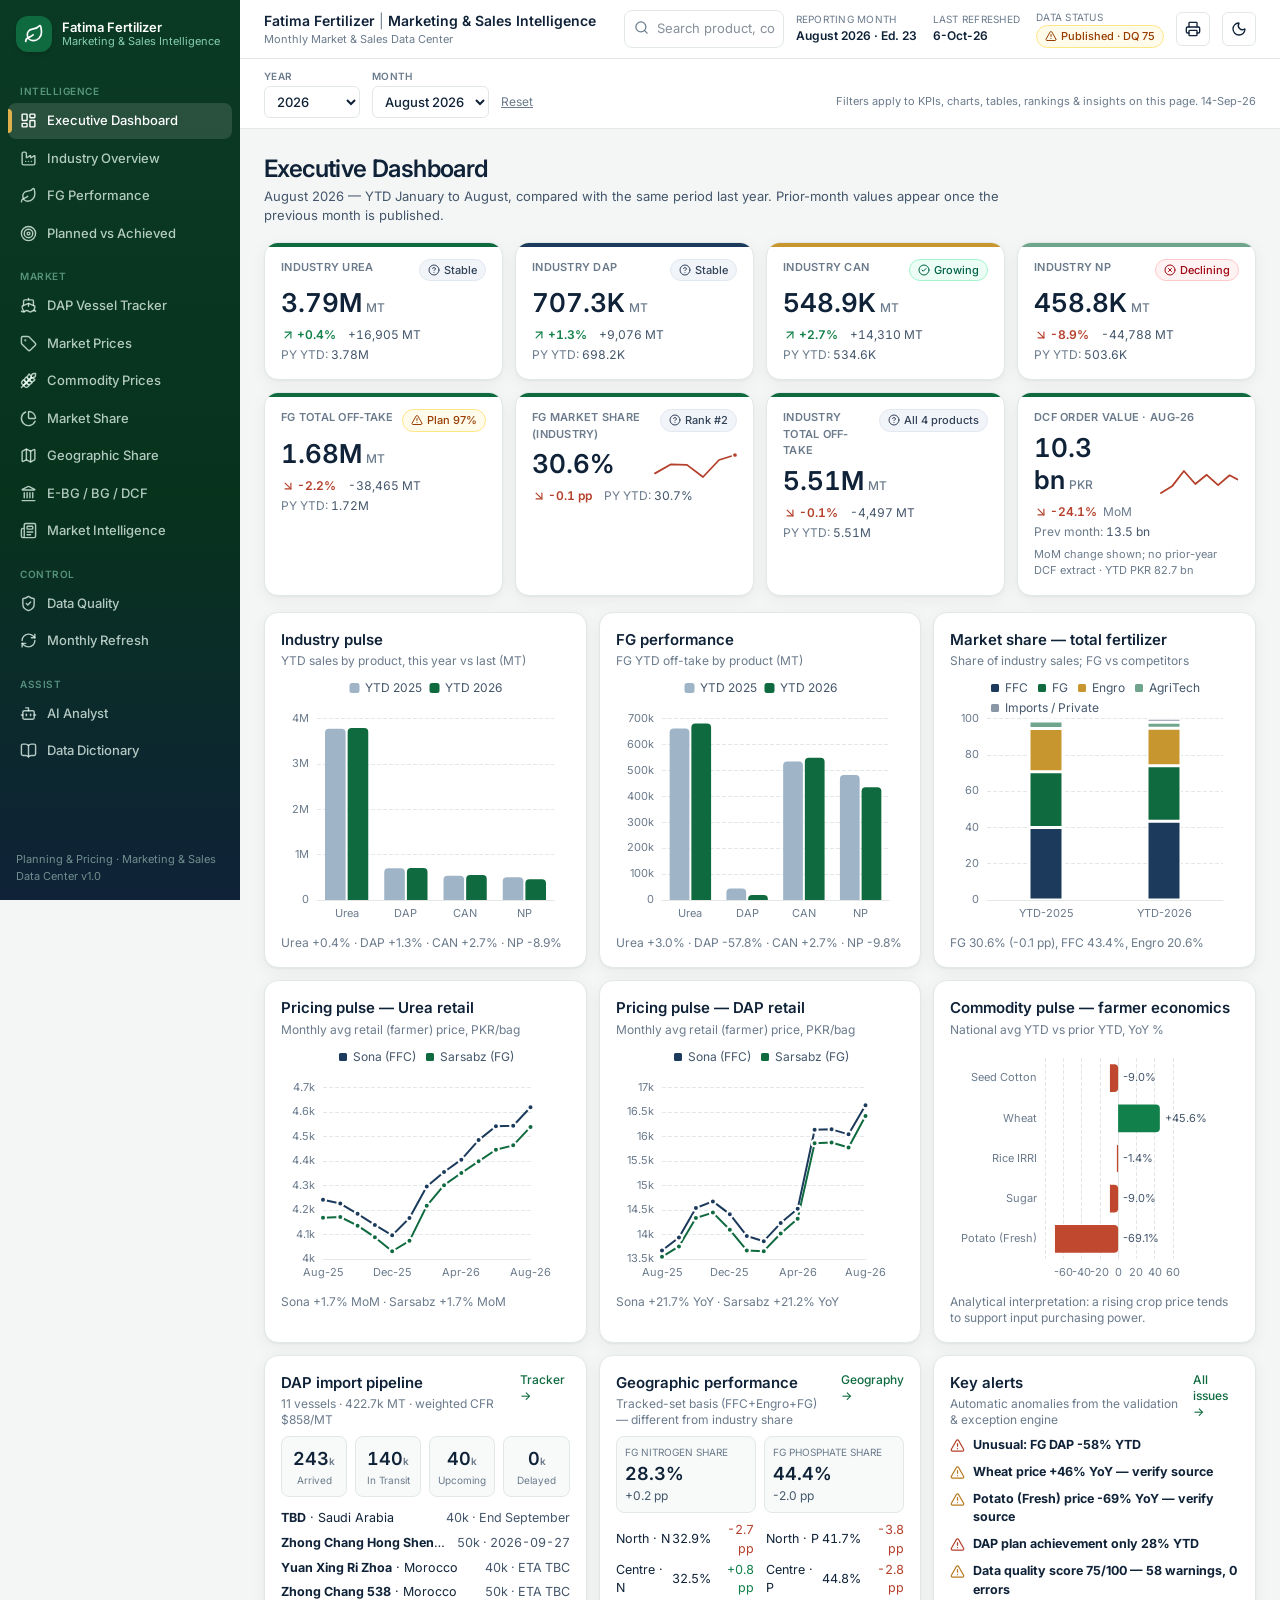
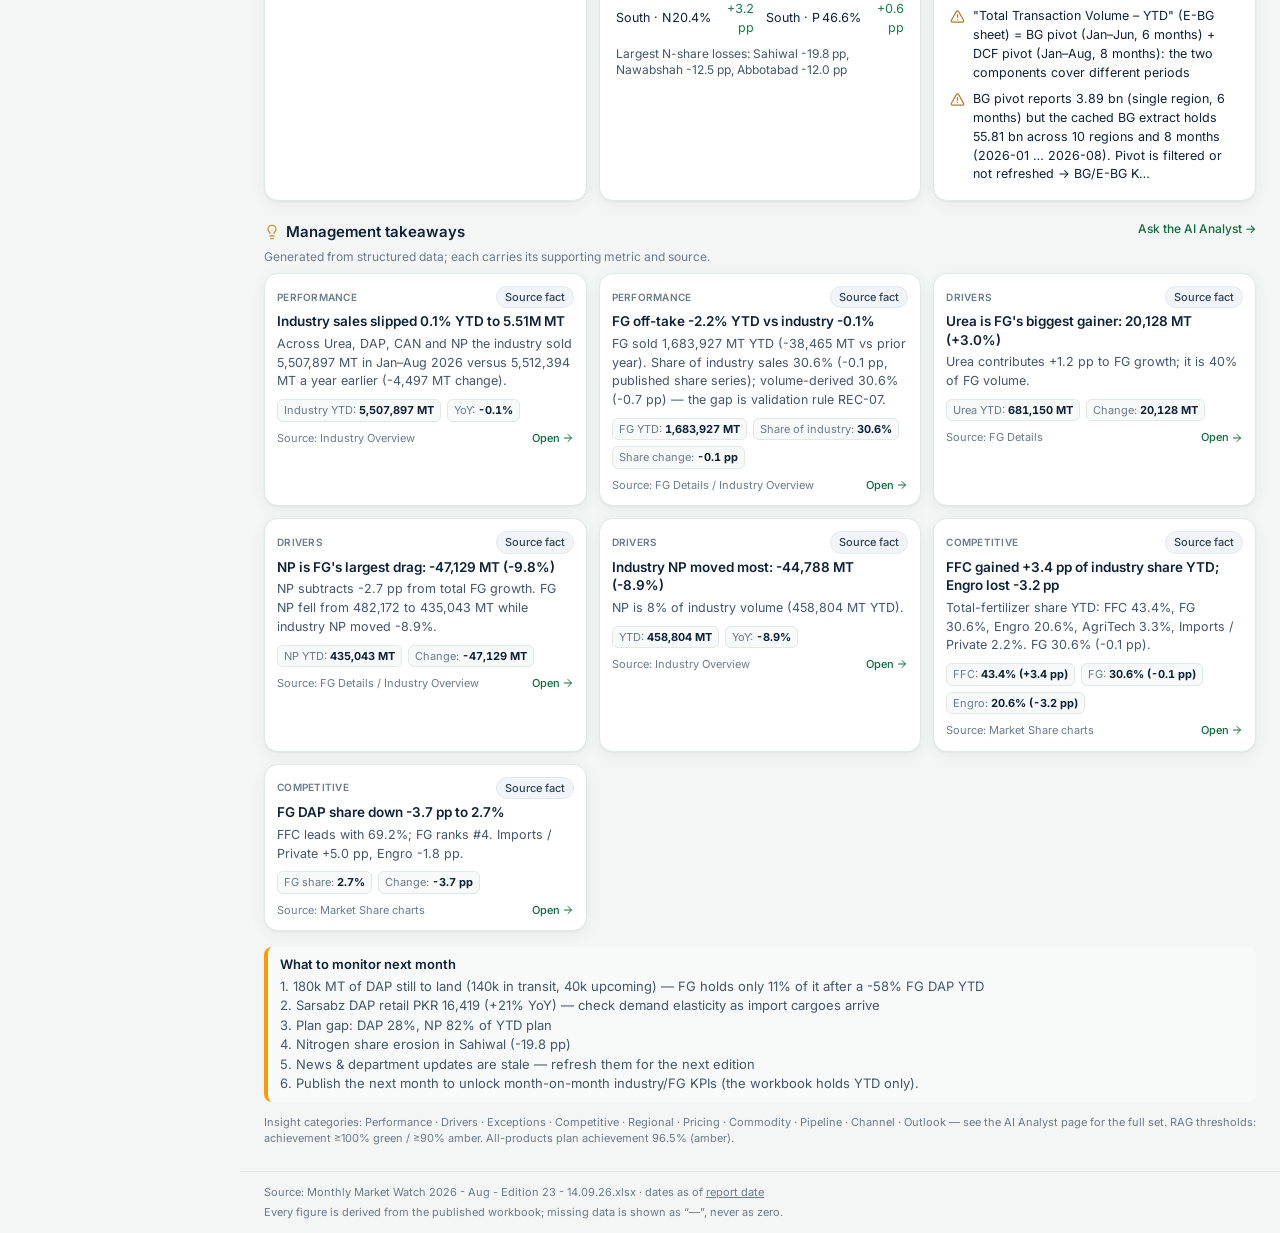
<file: index.html>
<!doctype html>
<html lang="en">
  <head>
    <meta charset="UTF-8" />
    <meta name="viewport" content="width=device-width, initial-scale=1.0" />
    <meta name="description" content="Fatima Fertilizer — Monthly Market & Sales Data Center" />
    <link rel="icon" href="data:image/svg+xml,%3Csvg xmlns='http://www.w3.org/2000/svg' viewBox='0 0 32 32'%3E%3Crect width='32' height='32' rx='8' fill='%230f6b3f'/%3E%3Cpath d='M9 22V12l7-4 7 4v10l-7 3z' fill='none' stroke='%23fff' stroke-width='2'/%3E%3C/svg%3E" />
    <link rel="preconnect" href="https://fonts.googleapis.com" />
    <link href="https://fonts.googleapis.com/css2?family=Inter:wght@400;500;600;700&display=swap" rel="stylesheet" />
    <title>Fatima Fertilizer · Sales Data Center</title>
    <script type="module" crossorigin src="./assets/index-D7bbW_tX.js"></script>
    <link rel="modulepreload" crossorigin href="./assets/rolldown-runtime-hePW80VL.js">
    <link rel="modulepreload" crossorigin href="./assets/ui-CqJdiKrG.js">
    <link rel="modulepreload" crossorigin href="./assets/store-Xb9Q3cmb.js">
    <link rel="modulepreload" crossorigin href="./assets/calc-BtEnSjkp.js">
    <link rel="stylesheet" crossorigin href="./assets/index-vsUqAUHu.css">
  </head>
  <body>
    <div id="root"></div>
  </body>
</html>
</file>
<file: assets/index-vsUqAUHu.css>
/*! tailwindcss v4.3.3 | MIT License | https://tailwindcss.com */
@layer properties{@supports (((-webkit-hyphens:none)) and (not (margin-trim:inline))) or ((-moz-orient:inline) and (not (color:rgb(from red r g b)))){*,:before,:after,::backdrop{--tw-space-y-reverse:0;--tw-border-style:solid;--tw-leading:initial;--tw-font-weight:initial;--tw-tracking:initial;--tw-shadow:0 0 #0000;--tw-shadow-color:initial;--tw-shadow-alpha:100%;--tw-inset-shadow:0 0 #0000;--tw-inset-shadow-color:initial;--tw-inset-shadow-alpha:100%;--tw-ring-color:initial;--tw-ring-shadow:0 0 #0000;--tw-inset-ring-color:initial;--tw-inset-ring-shadow:0 0 #0000;--tw-ring-inset:initial;--tw-ring-offset-width:0px;--tw-ring-offset-color:#fff;--tw-ring-offset-shadow:0 0 #0000;--tw-blur:initial;--tw-brightness:initial;--tw-contrast:initial;--tw-grayscale:initial;--tw-hue-rotate:initial;--tw-invert:initial;--tw-opacity:initial;--tw-saturate:initial;--tw-sepia:initial;--tw-drop-shadow:initial;--tw-drop-shadow-color:initial;--tw-drop-shadow-alpha:100%;--tw-drop-shadow-size:initial}}}@layer theme{:root,:host{--font-sans:"Inter", ui-sans-serif, system-ui, "Segoe UI", sans-serif;--font-mono:ui-monospace, SFMono-Regular, Menlo, Monaco, Consolas, "Liberation Mono", "Courier New", monospace;--color-red-50:oklch(97.1% .013 17.38);--color-red-200:oklch(88.5% .062 18.334);--color-red-300:oklch(80.8% .114 19.571);--color-red-500:oklch(63.7% .237 25.331);--color-red-800:oklch(44.4% .177 26.899);--color-red-900:oklch(39.6% .141 25.723);--color-red-950:oklch(25.8% .092 26.042);--color-amber-50:oklch(98.7% .022 95.277);--color-amber-200:oklch(92.4% .12 95.746);--color-amber-300:oklch(87.9% .169 91.605);--color-amber-500:oklch(76.9% .188 70.08);--color-amber-800:oklch(47.3% .137 46.201);--color-amber-900:oklch(41.4% .112 45.904);--color-amber-950:oklch(27.9% .077 45.635);--color-emerald-50:oklch(97.9% .021 166.113);--color-emerald-100:oklch(95% .052 163.051);--color-emerald-200:oklch(90.5% .093 164.15);--color-emerald-300:oklch(84.5% .143 164.978);--color-emerald-500:oklch(69.6% .17 162.48);--color-emerald-800:oklch(43.2% .095 166.913);--color-emerald-900:oklch(37.8% .077 168.94);--color-emerald-950:oklch(26.2% .051 172.552);--color-sky-50:oklch(97.7% .013 236.62);--color-sky-200:oklch(90.1% .058 230.902);--color-sky-300:oklch(82.8% .111 230.318);--color-sky-500:oklch(68.5% .169 237.323);--color-sky-800:oklch(44.3% .11 240.79);--color-sky-900:oklch(39.1% .09 240.876);--color-sky-950:oklch(29.3% .066 243.157);--color-slate-100:oklch(96.8% .007 247.896);--color-slate-200:oklch(92.9% .013 255.508);--color-slate-300:oklch(86.9% .022 252.894);--color-slate-400:oklch(70.4% .04 256.788);--color-slate-700:oklch(37.2% .044 257.287);--color-slate-800:oklch(27.9% .041 260.031);--color-black:#000;--color-white:#fff;--spacing:.25rem;--container-sm:24rem;--container-3xl:48rem;--text-xs:.75rem;--text-xs--line-height:calc(1 / .75);--text-sm:.875rem;--text-sm--line-height:calc(1.25 / .875);--text-lg:1.125rem;--text-lg--line-height:calc(1.75 / 1.125);--text-xl:1.25rem;--text-xl--line-height:calc(1.75 / 1.25);--text-2xl:1.5rem;--text-2xl--line-height:calc(2 / 1.5);--font-weight-normal:400;--font-weight-medium:500;--font-weight-semibold:600;--tracking-tight:-.025em;--tracking-normal:0em;--tracking-wide:.025em;--tracking-wider:.05em;--leading-tight:1.25;--leading-snug:1.375;--radius-sm:.25rem;--radius-md:.375rem;--radius-lg:.5rem;--radius-xl:.75rem;--radius-2xl:1rem;--animate-spin:spin 1s linear infinite;--default-transition-duration:.15s;--default-transition-timing-function:cubic-bezier(.4, 0, .2, 1);--default-font-family:var(--font-sans);--default-mono-font-family:var(--font-mono)}}@layer base{*,:after,:before,::backdrop{box-sizing:border-box;border:0 solid;margin:0;padding:0}::file-selector-button{box-sizing:border-box;border:0 solid;margin:0;padding:0}html,:host{-webkit-text-size-adjust:100%;tab-size:4;line-height:1.5;font-family:var(--default-font-family,-apple-system, BlinkMacSystemFont, "Segoe UI", Roboto, "Helvetica Neue", "Noto Sans", Arial, sans-serif, "Apple Color Emoji", "Segoe UI Emoji", "Segoe UI Symbol", "Noto Color Emoji");font-feature-settings:var(--default-font-feature-settings,normal);font-variation-settings:var(--default-font-variation-settings,normal);-webkit-tap-highlight-color:transparent}hr{height:0;color:inherit;border-top-width:1px}abbr:where([title]){-webkit-text-decoration:underline dotted;text-decoration:underline dotted}h1,h2,h3,h4,h5,h6{font-size:inherit;font-weight:inherit}a{color:inherit;-webkit-text-decoration:inherit;-webkit-text-decoration:inherit;-webkit-text-decoration:inherit;-webkit-text-decoration:inherit;text-decoration:inherit}b,strong{font-weight:bolder}code,kbd,samp,pre{font-family:var(--default-mono-font-family,ui-monospace, SFMono-Regular, Menlo, Monaco, Consolas, "Liberation Mono", "Courier New", monospace);font-feature-settings:var(--default-mono-font-feature-settings,normal);font-variation-settings:var(--default-mono-font-variation-settings,normal);font-size:1em}small{font-size:80%}sub,sup{vertical-align:baseline;font-size:75%;line-height:0;position:relative}sub{bottom:-.25em}sup{top:-.5em}table{text-indent:0;border-color:inherit;border-collapse:collapse}:-moz-focusring:where(:not(iframe)){outline:auto}progress{vertical-align:baseline}summary{display:list-item}ol,ul,menu{list-style:none}img,svg,video,canvas,audio,iframe,embed,object{vertical-align:middle;display:block}img,video{max-width:100%;height:auto}button,input,select,optgroup,textarea{font:inherit;font-feature-settings:inherit;font-variation-settings:inherit;letter-spacing:inherit;color:inherit;opacity:1;background-color:#0000;border-radius:0}::file-selector-button{font:inherit;font-feature-settings:inherit;font-variation-settings:inherit;letter-spacing:inherit;color:inherit;opacity:1;background-color:#0000;border-radius:0}:where(select:is([multiple],[size])) optgroup{font-weight:bolder}:where(select:is([multiple],[size])) optgroup option{padding-inline-start:20px}::file-selector-button{margin-inline-end:4px}::placeholder{opacity:1}@supports (not ((-webkit-appearance:-apple-pay-button))) or (contain-intrinsic-size:1px){::placeholder{color:currentColor}@supports (color:color-mix(in lab, red, red)){::placeholder{color:color-mix(in oklab, currentcolor 50%, transparent)}}}textarea{resize:vertical}::-webkit-search-decoration{-webkit-appearance:none}::-webkit-date-and-time-value{min-height:1lh;text-align:inherit}::-webkit-datetime-edit{display:inline-flex}::-webkit-datetime-edit-fields-wrapper{padding:0}::-webkit-datetime-edit{padding-block:0}::-webkit-datetime-edit-year-field{padding-block:0}::-webkit-datetime-edit-month-field{padding-block:0}::-webkit-datetime-edit-day-field{padding-block:0}::-webkit-datetime-edit-hour-field{padding-block:0}::-webkit-datetime-edit-minute-field{padding-block:0}::-webkit-datetime-edit-second-field{padding-block:0}::-webkit-datetime-edit-millisecond-field{padding-block:0}::-webkit-datetime-edit-meridiem-field{padding-block:0}::-webkit-calendar-picker-indicator{line-height:1}:-moz-ui-invalid{box-shadow:none}button,input:where([type=button],[type=reset],[type=submit]){appearance:button}::file-selector-button{appearance:button}::-webkit-inner-spin-button{height:auto}::-webkit-outer-spin-button{height:auto}[hidden]:where(:not([hidden=until-found])){display:none!important}}@layer components;@layer utilities{.invisible{visibility:hidden}.visible{visibility:visible}.absolute{position:absolute}.fixed{position:fixed}.relative{position:relative}.static{position:static}.sticky{position:sticky}.inset-0{inset:0}.inset-x-0{inset-inline:0}.-top-1{top:calc(var(--spacing) * -1)}.top-0{top:0}.top-1\.5{top:calc(var(--spacing) * 1.5)}.top-2\.5{top:calc(var(--spacing) * 2.5)}.top-9{top:calc(var(--spacing) * 9)}.right-0{right:0}.right-4{right:calc(var(--spacing) * 4)}.bottom-1\.5{bottom:calc(var(--spacing) * 1.5)}.bottom-2{bottom:calc(var(--spacing) * 2)}.bottom-4{bottom:calc(var(--spacing) * 4)}.left-0{left:0}.left-2{left:calc(var(--spacing) * 2)}.left-2\.5{left:calc(var(--spacing) * 2.5)}.z-20{z-index:20}.z-30{z-index:30}.z-40{z-index:40}.z-50{z-index:50}.mx-auto{margin-inline:auto}.mt-0\.5{margin-top:calc(var(--spacing) * .5)}.mt-1{margin-top:var(--spacing)}.mt-1\.5{margin-top:calc(var(--spacing) * 1.5)}.mt-2{margin-top:calc(var(--spacing) * 2)}.mt-3{margin-top:calc(var(--spacing) * 3)}.mt-4{margin-top:calc(var(--spacing) * 4)}.mt-5{margin-top:calc(var(--spacing) * 5)}.mt-auto{margin-top:auto}.mb-0\.5{margin-bottom:calc(var(--spacing) * .5)}.mb-1{margin-bottom:var(--spacing)}.mb-2{margin-bottom:calc(var(--spacing) * 2)}.mb-3{margin-bottom:calc(var(--spacing) * 3)}.mb-4{margin-bottom:calc(var(--spacing) * 4)}.ml-1{margin-left:var(--spacing)}.ml-4{margin-left:calc(var(--spacing) * 4)}.ml-auto{margin-left:auto}.line-clamp-4{-webkit-line-clamp:4;-webkit-box-orient:vertical;display:-webkit-box;overflow:hidden}.block{display:block}.contents{display:contents}.flex{display:flex}.grid{display:grid}.hidden{display:none}.inline-block{display:inline-block}.inline-flex{display:inline-flex}.table{display:table}.h-1{height:var(--spacing)}.h-2\.5{height:calc(var(--spacing) * 2.5)}.h-5{height:calc(var(--spacing) * 5)}.h-9{height:calc(var(--spacing) * 9)}.h-screen{height:100vh}.max-h-72{max-height:calc(var(--spacing) * 72)}.max-h-80{max-height:calc(var(--spacing) * 80)}.min-h-full{min-height:100%}.w-1{width:var(--spacing)}.w-2\.5{width:calc(var(--spacing) * 2.5)}.w-5{width:calc(var(--spacing) * 5)}.w-9{width:calc(var(--spacing) * 9)}.w-40{width:calc(var(--spacing) * 40)}.w-48{width:calc(var(--spacing) * 48)}.w-56{width:calc(var(--spacing) * 56)}.w-60{width:calc(var(--spacing) * 60)}.w-64{width:calc(var(--spacing) * 64)}.w-full{width:100%}.max-w-3xl{max-width:var(--container-3xl)}.max-w-\[85\%\]{max-width:85%}.max-w-\[1500px\]{max-width:1500px}.max-w-sm{max-width:var(--container-sm)}.min-w-0{min-width:0}.min-w-\[96px\]{min-width:96px}.min-w-\[140px\]{min-width:140px}.min-w-\[220px\]{min-width:220px}.min-w-\[240px\]{min-width:240px}.min-w-\[260px\]{min-width:260px}.min-w-\[320px\]{min-width:320px}.min-w-\[340px\]{min-width:340px}.flex-1{flex:1}.shrink-0{flex-shrink:0}.grow{flex-grow:1}.animate-spin{animation:var(--animate-spin)}.cursor-pointer{cursor:pointer}.resize{resize:both}.list-disc{list-style-type:disc}.grid-cols-1{grid-template-columns:repeat(1,minmax(0,1fr))}.grid-cols-2{grid-template-columns:repeat(2,minmax(0,1fr))}.grid-cols-4{grid-template-columns:repeat(4,minmax(0,1fr))}.flex-col{flex-direction:column}.flex-wrap{flex-wrap:wrap}.place-items-center{place-items:center}.content-start{align-content:flex-start}.items-center{align-items:center}.items-end{align-items:flex-end}.items-start{align-items:flex-start}.justify-between{justify-content:space-between}.justify-center{justify-content:center}.gap-0\.5{gap:calc(var(--spacing) * .5)}.gap-1{gap:var(--spacing)}.gap-1\.5{gap:calc(var(--spacing) * 1.5)}.gap-2{gap:calc(var(--spacing) * 2)}.gap-2\.5{gap:calc(var(--spacing) * 2.5)}.gap-3{gap:calc(var(--spacing) * 3)}.gap-4{gap:calc(var(--spacing) * 4)}.gap-5{gap:calc(var(--spacing) * 5)}:where(.space-y-1\.5>:not(:last-child)){--tw-space-y-reverse:0;margin-block-start:calc(calc(var(--spacing) * 1.5) * var(--tw-space-y-reverse));margin-block-end:calc(calc(var(--spacing) * 1.5) * calc(1 - var(--tw-space-y-reverse)))}:where(.space-y-2>:not(:last-child)){--tw-space-y-reverse:0;margin-block-start:calc(calc(var(--spacing) * 2) * var(--tw-space-y-reverse));margin-block-end:calc(calc(var(--spacing) * 2) * calc(1 - var(--tw-space-y-reverse)))}.gap-x-3{column-gap:calc(var(--spacing) * 3)}.gap-x-4{column-gap:calc(var(--spacing) * 4)}.gap-x-6{column-gap:calc(var(--spacing) * 6)}.gap-y-1{row-gap:var(--spacing)}.gap-y-3{row-gap:calc(var(--spacing) * 3)}.self-end{align-self:flex-end}.truncate{text-overflow:ellipsis;white-space:nowrap;overflow:hidden}.overflow-auto{overflow:auto}.overflow-hidden{overflow:hidden}.overflow-y-auto{overflow-y:auto}.rounded{border-radius:.25rem}.rounded-2xl{border-radius:var(--radius-2xl)}.rounded-full{border-radius:2147483647px}.rounded-lg{border-radius:var(--radius-lg)}.rounded-md{border-radius:var(--radius-md)}.rounded-sm{border-radius:var(--radius-sm)}.rounded-xl{border-radius:var(--radius-xl)}.rounded-r{border-top-right-radius:.25rem;border-bottom-right-radius:.25rem}.rounded-br-sm{border-bottom-right-radius:var(--radius-sm)}.border{border-style:var(--tw-border-style);border-width:1px}.border-2{border-style:var(--tw-border-style);border-width:2px}.border-t{border-top-style:var(--tw-border-style);border-top-width:1px}.border-b{border-bottom-style:var(--tw-border-style);border-bottom-width:1px}.border-l-4{border-left-style:var(--tw-border-style);border-left-width:4px}.border-dashed{--tw-border-style:dashed;border-style:dashed}.border-\[var\(--brand\)\]{border-color:var(--brand)}.border-\[var\(--line\)\]{border-color:var(--line)}.border-amber-200{border-color:var(--color-amber-200)}.border-amber-500{border-color:var(--color-amber-500)}.border-current{border-color:currentColor}.border-emerald-200{border-color:var(--color-emerald-200)}.border-emerald-300{border-color:var(--color-emerald-300)}.border-emerald-500{border-color:var(--color-emerald-500)}.border-red-200{border-color:var(--color-red-200)}.border-red-500{border-color:var(--color-red-500)}.border-sky-200{border-color:var(--color-sky-200)}.border-sky-500{border-color:var(--color-sky-500)}.border-slate-200{border-color:var(--color-slate-200)}.border-slate-400{border-color:var(--color-slate-400)}.border-transparent{border-color:#0000}.border-l-amber-500{border-left-color:var(--color-amber-500)}.border-l-emerald-500{border-left-color:var(--color-emerald-500)}.border-l-red-500{border-left-color:var(--color-red-500)}.border-l-sky-500{border-left-color:var(--color-sky-500)}.border-l-slate-400{border-left-color:var(--color-slate-400)}.bg-\[var\(--brand\)\]{background-color:var(--brand)}.bg-\[var\(--gold\,\#c8962e\)\]{background-color:var(--gold,#c8962e)}.bg-\[var\(--surface\)\]{background-color:var(--surface)}.bg-\[var\(--surface-2\)\]{background-color:var(--surface-2)}.bg-amber-50{background-color:var(--color-amber-50)}.bg-black\/40{background-color:#0006}@supports (color:color-mix(in lab, red, red)){.bg-black\/40{background-color:color-mix(in oklab, var(--color-black) 40%, transparent)}}.bg-emerald-50{background-color:var(--color-emerald-50)}.bg-red-50{background-color:var(--color-red-50)}.bg-sky-50{background-color:var(--color-sky-50)}.bg-slate-100{background-color:var(--color-slate-100)}.bg-transparent{background-color:#0000}.bg-white\/12{background-color:#ffffff1f}@supports (color:color-mix(in lab, red, red)){.bg-white\/12{background-color:color-mix(in oklab, var(--color-white) 12%, transparent)}}.p-0\.5{padding:calc(var(--spacing) * .5)}.p-1{padding:var(--spacing)}.p-1\.5{padding:calc(var(--spacing) * 1.5)}.p-2{padding:calc(var(--spacing) * 2)}.p-3{padding:calc(var(--spacing) * 3)}.p-4{padding:calc(var(--spacing) * 4)}.p-6{padding:calc(var(--spacing) * 6)}.px-1{padding-inline:var(--spacing)}.px-1\.5{padding-inline:calc(var(--spacing) * 1.5)}.px-2{padding-inline:calc(var(--spacing) * 2)}.px-2\.5{padding-inline:calc(var(--spacing) * 2.5)}.px-3{padding-inline:calc(var(--spacing) * 3)}.px-3\.5{padding-inline:calc(var(--spacing) * 3.5)}.px-4{padding-inline:calc(var(--spacing) * 4)}.px-6{padding-inline:calc(var(--spacing) * 6)}.py-0\.5{padding-block:calc(var(--spacing) * .5)}.py-1{padding-block:var(--spacing)}.py-1\.5{padding-block:calc(var(--spacing) * 1.5)}.py-2{padding-block:calc(var(--spacing) * 2)}.py-2\.5{padding-block:calc(var(--spacing) * 2.5)}.py-3{padding-block:calc(var(--spacing) * 3)}.py-8{padding-block:calc(var(--spacing) * 8)}.pt-1{padding-top:var(--spacing)}.pt-3{padding-top:calc(var(--spacing) * 3)}.pt-4{padding-top:calc(var(--spacing) * 4)}.pt-6{padding-top:calc(var(--spacing) * 6)}.pr-2{padding-right:calc(var(--spacing) * 2)}.pb-1{padding-bottom:var(--spacing)}.pb-2{padding-bottom:calc(var(--spacing) * 2)}.pb-4{padding-bottom:calc(var(--spacing) * 4)}.pl-3{padding-left:calc(var(--spacing) * 3)}.pl-4{padding-left:calc(var(--spacing) * 4)}.pl-5{padding-left:calc(var(--spacing) * 5)}.pl-7{padding-left:calc(var(--spacing) * 7)}.pl-8{padding-left:calc(var(--spacing) * 8)}.text-center{text-align:center}.text-left{text-align:left}.text-right{text-align:right}.align-top{vertical-align:top}.font-mono{font-family:var(--font-mono)}.text-lg{font-size:var(--text-lg);line-height:var(--tw-leading,var(--text-lg--line-height))}.text-sm{font-size:var(--text-sm);line-height:var(--tw-leading,var(--text-sm--line-height))}.text-xl{font-size:var(--text-xl);line-height:var(--tw-leading,var(--text-xl--line-height))}.text-xs{font-size:var(--text-xs);line-height:var(--tw-leading,var(--text-xs--line-height))}.text-\[10px\]{font-size:10px}.text-\[11\.5px\]{font-size:11.5px}.text-\[11px\]{font-size:11px}.text-\[12\.5px\]{font-size:12.5px}.text-\[12px\]{font-size:12px}.text-\[13\.5px\]{font-size:13.5px}.text-\[13px\]{font-size:13px}.text-\[14px\]{font-size:14px}.text-\[15px\]{font-size:15px}.text-\[26px\]{font-size:26px}.leading-8{--tw-leading:calc(var(--spacing) * 8);line-height:calc(var(--spacing) * 8)}.leading-snug{--tw-leading:var(--leading-snug);line-height:var(--leading-snug)}.leading-tight{--tw-leading:var(--leading-tight);line-height:var(--leading-tight)}.font-medium{--tw-font-weight:var(--font-weight-medium);font-weight:var(--font-weight-medium)}.font-normal{--tw-font-weight:var(--font-weight-normal);font-weight:var(--font-weight-normal)}.font-semibold{--tw-font-weight:var(--font-weight-semibold);font-weight:var(--font-weight-semibold)}.tracking-normal{--tw-tracking:var(--tracking-normal);letter-spacing:var(--tracking-normal)}.tracking-tight{--tw-tracking:var(--tracking-tight);letter-spacing:var(--tracking-tight)}.tracking-wide{--tw-tracking:var(--tracking-wide);letter-spacing:var(--tracking-wide)}.tracking-wider{--tw-tracking:var(--tracking-wider);letter-spacing:var(--tracking-wider)}.break-all{word-break:break-all}.whitespace-normal{white-space:normal}.whitespace-nowrap{white-space:nowrap}.whitespace-pre-line{white-space:pre-line}.text-\[var\(--brand\)\]{color:var(--brand)}.text-\[var\(--gold-500\,\#c8962e\)\]{color:var(--gold-500,#c8962e)}.text-\[var\(--ink\)\]{color:var(--ink)}.text-\[var\(--ink-2\)\]{color:var(--ink-2)}.text-\[var\(--ink-3\)\]{color:var(--ink-3)}.text-\[var\(--neg\)\]{color:var(--neg)}.text-\[var\(--pos\)\]{color:var(--pos)}.text-\[var\(--warn\)\]{color:var(--warn)}.text-amber-800{color:var(--color-amber-800)}.text-emerald-50\/75{color:#ecfdf5bf}@supports (color:color-mix(in lab, red, red)){.text-emerald-50\/75{color:color-mix(in oklab, var(--color-emerald-50) 75%, transparent)}}.text-emerald-100\/50{color:#d0fae580}@supports (color:color-mix(in lab, red, red)){.text-emerald-100\/50{color:color-mix(in oklab, var(--color-emerald-100) 50%, transparent)}}.text-emerald-200\/50{color:#a4f4cf80}@supports (color:color-mix(in lab, red, red)){.text-emerald-200\/50{color:color-mix(in oklab, var(--color-emerald-200) 50%, transparent)}}.text-emerald-200\/80{color:#a4f4cfcc}@supports (color:color-mix(in lab, red, red)){.text-emerald-200\/80{color:color-mix(in oklab, var(--color-emerald-200) 80%, transparent)}}.text-emerald-800{color:var(--color-emerald-800)}.text-emerald-900{color:var(--color-emerald-900)}.text-red-800{color:var(--color-red-800)}.text-sky-800{color:var(--color-sky-800)}.text-slate-700{color:var(--color-slate-700)}.text-white{color:var(--color-white)}.normal-case{text-transform:none}.uppercase{text-transform:uppercase}.underline{text-decoration-line:underline}.opacity-0{opacity:0}.shadow{--tw-shadow:0 1px 3px 0 var(--tw-shadow-color,#0000001a), 0 1px 2px -1px var(--tw-shadow-color,#0000001a);box-shadow:var(--tw-inset-shadow), var(--tw-inset-ring-shadow), var(--tw-ring-offset-shadow), var(--tw-ring-shadow), var(--tw-shadow)}.shadow-md{--tw-shadow:0 4px 6px -1px var(--tw-shadow-color,#0000001a), 0 2px 4px -2px var(--tw-shadow-color,#0000001a);box-shadow:var(--tw-inset-shadow), var(--tw-inset-ring-shadow), var(--tw-ring-offset-shadow), var(--tw-ring-shadow), var(--tw-shadow)}.shadow-sm{--tw-shadow:0 1px 3px 0 var(--tw-shadow-color,#0000001a), 0 1px 2px -1px var(--tw-shadow-color,#0000001a);box-shadow:var(--tw-inset-shadow), var(--tw-inset-ring-shadow), var(--tw-ring-offset-shadow), var(--tw-ring-shadow), var(--tw-shadow)}.filter{filter:var(--tw-blur,) var(--tw-brightness,) var(--tw-contrast,) var(--tw-grayscale,) var(--tw-hue-rotate,) var(--tw-invert,) var(--tw-saturate,) var(--tw-sepia,) var(--tw-drop-shadow,)}.transition{transition-property:color,background-color,border-color,outline-color,text-decoration-color,fill,stroke,--tw-gradient-from,--tw-gradient-via,--tw-gradient-to,opacity,box-shadow,transform,translate,scale,rotate,filter,-webkit-backdrop-filter,backdrop-filter,display,content-visibility,overlay,pointer-events;transition-timing-function:var(--tw-ease,var(--default-transition-timing-function));transition-duration:var(--tw-duration,var(--default-transition-duration))}.outline-none{--tw-outline-style:none;outline-style:none}@media (hover:hover){.group-hover\:opacity-100:is(:where(.group):hover *){opacity:1}.hover\:border-\[var\(--brand\)\]:hover{border-color:var(--brand)}.hover\:bg-\[var\(--surface-2\)\]:hover{background-color:var(--surface-2)}.hover\:bg-white\/8:hover{background-color:#ffffff14}@supports (color:color-mix(in lab, red, red)){.hover\:bg-white\/8:hover{background-color:color-mix(in oklab, var(--color-white) 8%, transparent)}}.hover\:text-\[var\(--ink\)\]:hover{color:var(--ink)}.hover\:text-white:hover{color:var(--color-white)}.hover\:brightness-110:hover{--tw-brightness:brightness(110%);filter:var(--tw-blur,) var(--tw-brightness,) var(--tw-contrast,) var(--tw-grayscale,) var(--tw-hue-rotate,) var(--tw-invert,) var(--tw-saturate,) var(--tw-sepia,) var(--tw-drop-shadow,)}}.focus\:opacity-100:focus{opacity:1}.disabled\:cursor-not-allowed:disabled{cursor:not-allowed}.disabled\:opacity-40:disabled{opacity:.4}.disabled\:opacity-50:disabled{opacity:.5}@media (width>=40rem){.sm\:grid-cols-2{grid-template-columns:repeat(2,minmax(0,1fr))}.sm\:grid-cols-4{grid-template-columns:repeat(4,minmax(0,1fr))}}@media (width>=48rem){.md\:block{display:block}.md\:flex{display:flex}.md\:grid-cols-2{grid-template-columns:repeat(2,minmax(0,1fr))}.md\:grid-cols-4{grid-template-columns:repeat(4,minmax(0,1fr))}.md\:p-6{padding:calc(var(--spacing) * 6)}.md\:px-6{padding-inline:calc(var(--spacing) * 6)}.md\:text-2xl{font-size:var(--text-2xl);line-height:var(--tw-leading,var(--text-2xl--line-height))}.md\:text-sm{font-size:var(--text-sm);line-height:var(--tw-leading,var(--text-sm--line-height))}}@media (width>=64rem){.lg\:col-span-1{grid-column:span 1/span 1}.lg\:col-span-2{grid-column:span 2/span 2}.lg\:flex{display:flex}.lg\:hidden{display:none}.lg\:grid-cols-2{grid-template-columns:repeat(2,minmax(0,1fr))}.lg\:grid-cols-3{grid-template-columns:repeat(3,minmax(0,1fr))}}@media (width>=80rem){.xl\:block{display:block}.xl\:hidden{display:none}.xl\:grid-cols-3{grid-template-columns:repeat(3,minmax(0,1fr))}.xl\:grid-cols-4{grid-template-columns:repeat(4,minmax(0,1fr))}.xl\:grid-cols-5{grid-template-columns:repeat(5,minmax(0,1fr))}.xl\:grid-cols-6{grid-template-columns:repeat(6,minmax(0,1fr))}.xl\:grid-cols-7{grid-template-columns:repeat(7,minmax(0,1fr))}}.dark\:border-amber-900:where([data-theme=dark],[data-theme=dark] *){border-color:var(--color-amber-900)}.dark\:border-emerald-900:where([data-theme=dark],[data-theme=dark] *){border-color:var(--color-emerald-900)}.dark\:border-red-900:where([data-theme=dark],[data-theme=dark] *){border-color:var(--color-red-900)}.dark\:border-sky-900:where([data-theme=dark],[data-theme=dark] *){border-color:var(--color-sky-900)}.dark\:border-slate-700:where([data-theme=dark],[data-theme=dark] *){border-color:var(--color-slate-700)}.dark\:bg-amber-950\/40:where([data-theme=dark],[data-theme=dark] *){background-color:#46190166}@supports (color:color-mix(in lab, red, red)){.dark\:bg-amber-950\/40:where([data-theme=dark],[data-theme=dark] *){background-color:color-mix(in oklab, var(--color-amber-950) 40%, transparent)}}.dark\:bg-emerald-950\/30:where([data-theme=dark],[data-theme=dark] *){background-color:#002c224d}@supports (color:color-mix(in lab, red, red)){.dark\:bg-emerald-950\/30:where([data-theme=dark],[data-theme=dark] *){background-color:color-mix(in oklab, var(--color-emerald-950) 30%, transparent)}}.dark\:bg-emerald-950\/40:where([data-theme=dark],[data-theme=dark] *){background-color:#002c2266}@supports (color:color-mix(in lab, red, red)){.dark\:bg-emerald-950\/40:where([data-theme=dark],[data-theme=dark] *){background-color:color-mix(in oklab, var(--color-emerald-950) 40%, transparent)}}.dark\:bg-red-950\/40:where([data-theme=dark],[data-theme=dark] *){background-color:#46080966}@supports (color:color-mix(in lab, red, red)){.dark\:bg-red-950\/40:where([data-theme=dark],[data-theme=dark] *){background-color:color-mix(in oklab, var(--color-red-950) 40%, transparent)}}.dark\:bg-sky-950\/40:where([data-theme=dark],[data-theme=dark] *){background-color:#052f4a66}@supports (color:color-mix(in lab, red, red)){.dark\:bg-sky-950\/40:where([data-theme=dark],[data-theme=dark] *){background-color:color-mix(in oklab, var(--color-sky-950) 40%, transparent)}}.dark\:bg-slate-800:where([data-theme=dark],[data-theme=dark] *){background-color:var(--color-slate-800)}.dark\:text-amber-300:where([data-theme=dark],[data-theme=dark] *){color:var(--color-amber-300)}.dark\:text-emerald-200:where([data-theme=dark],[data-theme=dark] *){color:var(--color-emerald-200)}.dark\:text-emerald-300:where([data-theme=dark],[data-theme=dark] *){color:var(--color-emerald-300)}.dark\:text-red-300:where([data-theme=dark],[data-theme=dark] *){color:var(--color-red-300)}.dark\:text-sky-300:where([data-theme=dark],[data-theme=dark] *){color:var(--color-sky-300)}.dark\:text-slate-300:where([data-theme=dark],[data-theme=dark] *){color:var(--color-slate-300)}}:root{--bg:#f4f6f5;--surface:#fff;--surface-2:#f8faf9;--ink:#0f2238;--ink-2:#44566b;--ink-3:#6b7b8c;--line:#e2e8e5;--brand:#0f6b3f;--pos:#12804a;--neg:#b4402b;--warn:#b7791f;--shadow:0 1px 2px #0f22380d, 0 4px 16px #0f22380d;--lightningcss-light:initial;--lightningcss-dark: ;color-scheme:light}[data-theme=dark]{--bg:#0b1520;--surface:#121f2d;--surface-2:#17283a;--ink:#e8eef4;--ink-2:#aab9c8;--ink-3:#8294a7;--line:#243649;--brand:#3fb27a;--pos:#4cc489;--neg:#f08a73;--warn:#e3b25a;--shadow:0 1px 2px #0000004d, 0 4px 16px #00000040;--lightningcss-light: ;--lightningcss-dark:initial;color-scheme:dark}html,body,#root{height:100%}body{background:var(--bg);color:var(--ink);font-family:var(--font-sans);-webkit-font-smoothing:antialiased;font-size:14px}.card{background:var(--surface);border:1px solid var(--line);box-shadow:var(--shadow);border-radius:14px}.num{font-variant-numeric:tabular-nums}.focus-ring:focus-visible,button:focus-visible,a:focus-visible,select:focus-visible,input:focus-visible{outline:2px solid var(--brand);outline-offset:2px}.skeleton{background:linear-gradient(90deg, var(--surface-2), var(--line), var(--surface-2));background-size:200% 100%;border-radius:8px;animation:1.2s infinite sk}@keyframes sk{to{background-position:-200% 0}}@keyframes fadeUp{0%{opacity:0;transform:translateY(6px)}to{opacity:1;transform:none}}.fade-up{animation:.35s both fadeUp}@media (prefers-reduced-motion:reduce){.fade-up,.skeleton{animation:none}}table.dt{border-collapse:separate;border-spacing:0;width:100%}table.dt th{background:var(--surface-2);color:var(--ink-2);text-align:left;border-bottom:1px solid var(--line);white-space:nowrap;cursor:pointer;-webkit-user-select:none;user-select:none;padding:8px 10px;font-size:12px;font-weight:600;position:sticky;top:0}table.dt td{border-bottom:1px solid var(--line);padding:7px 10px;font-size:13px}table.dt tr:hover td{background:var(--surface-2)}@media print{aside,header.app-header,.no-print,.filterbar{display:none!important}body{background:#fff}.card{box-shadow:none;break-inside:avoid}main{padding:0!important}}@property --tw-space-y-reverse{syntax:"*";inherits:false;initial-value:0}@property --tw-border-style{syntax:"*";inherits:false;initial-value:solid}@property --tw-leading{syntax:"*";inherits:false}@property --tw-font-weight{syntax:"*";inherits:false}@property --tw-tracking{syntax:"*";inherits:false}@property --tw-shadow{syntax:"*";inherits:false;initial-value:0 0 #0000}@property --tw-shadow-color{syntax:"*";inherits:false}@property --tw-shadow-alpha{syntax:"<percentage>";inherits:false;initial-value:100%}@property --tw-inset-shadow{syntax:"*";inherits:false;initial-value:0 0 #0000}@property --tw-inset-shadow-color{syntax:"*";inherits:false}@property --tw-inset-shadow-alpha{syntax:"<percentage>";inherits:false;initial-value:100%}@property --tw-ring-color{syntax:"*";inherits:false}@property --tw-ring-shadow{syntax:"*";inherits:false;initial-value:0 0 #0000}@property --tw-inset-ring-color{syntax:"*";inherits:false}@property --tw-inset-ring-shadow{syntax:"*";inherits:false;initial-value:0 0 #0000}@property --tw-ring-inset{syntax:"*";inherits:false}@property --tw-ring-offset-width{syntax:"<length>";inherits:false;initial-value:0}@property --tw-ring-offset-color{syntax:"*";inherits:false;initial-value:#fff}@property --tw-ring-offset-shadow{syntax:"*";inherits:false;initial-value:0 0 #0000}@property --tw-blur{syntax:"*";inherits:false}@property --tw-brightness{syntax:"*";inherits:false}@property --tw-contrast{syntax:"*";inherits:false}@property --tw-grayscale{syntax:"*";inherits:false}@property --tw-hue-rotate{syntax:"*";inherits:false}@property --tw-invert{syntax:"*";inherits:false}@property --tw-opacity{syntax:"*";inherits:false}@property --tw-saturate{syntax:"*";inherits:false}@property --tw-sepia{syntax:"*";inherits:false}@property --tw-drop-shadow{syntax:"*";inherits:false}@property --tw-drop-shadow-color{syntax:"*";inherits:false}@property --tw-drop-shadow-alpha{syntax:"<percentage>";inherits:false;initial-value:100%}@property --tw-drop-shadow-size{syntax:"*";inherits:false}@keyframes spin{to{transform:rotate(360deg)}}
</file>
